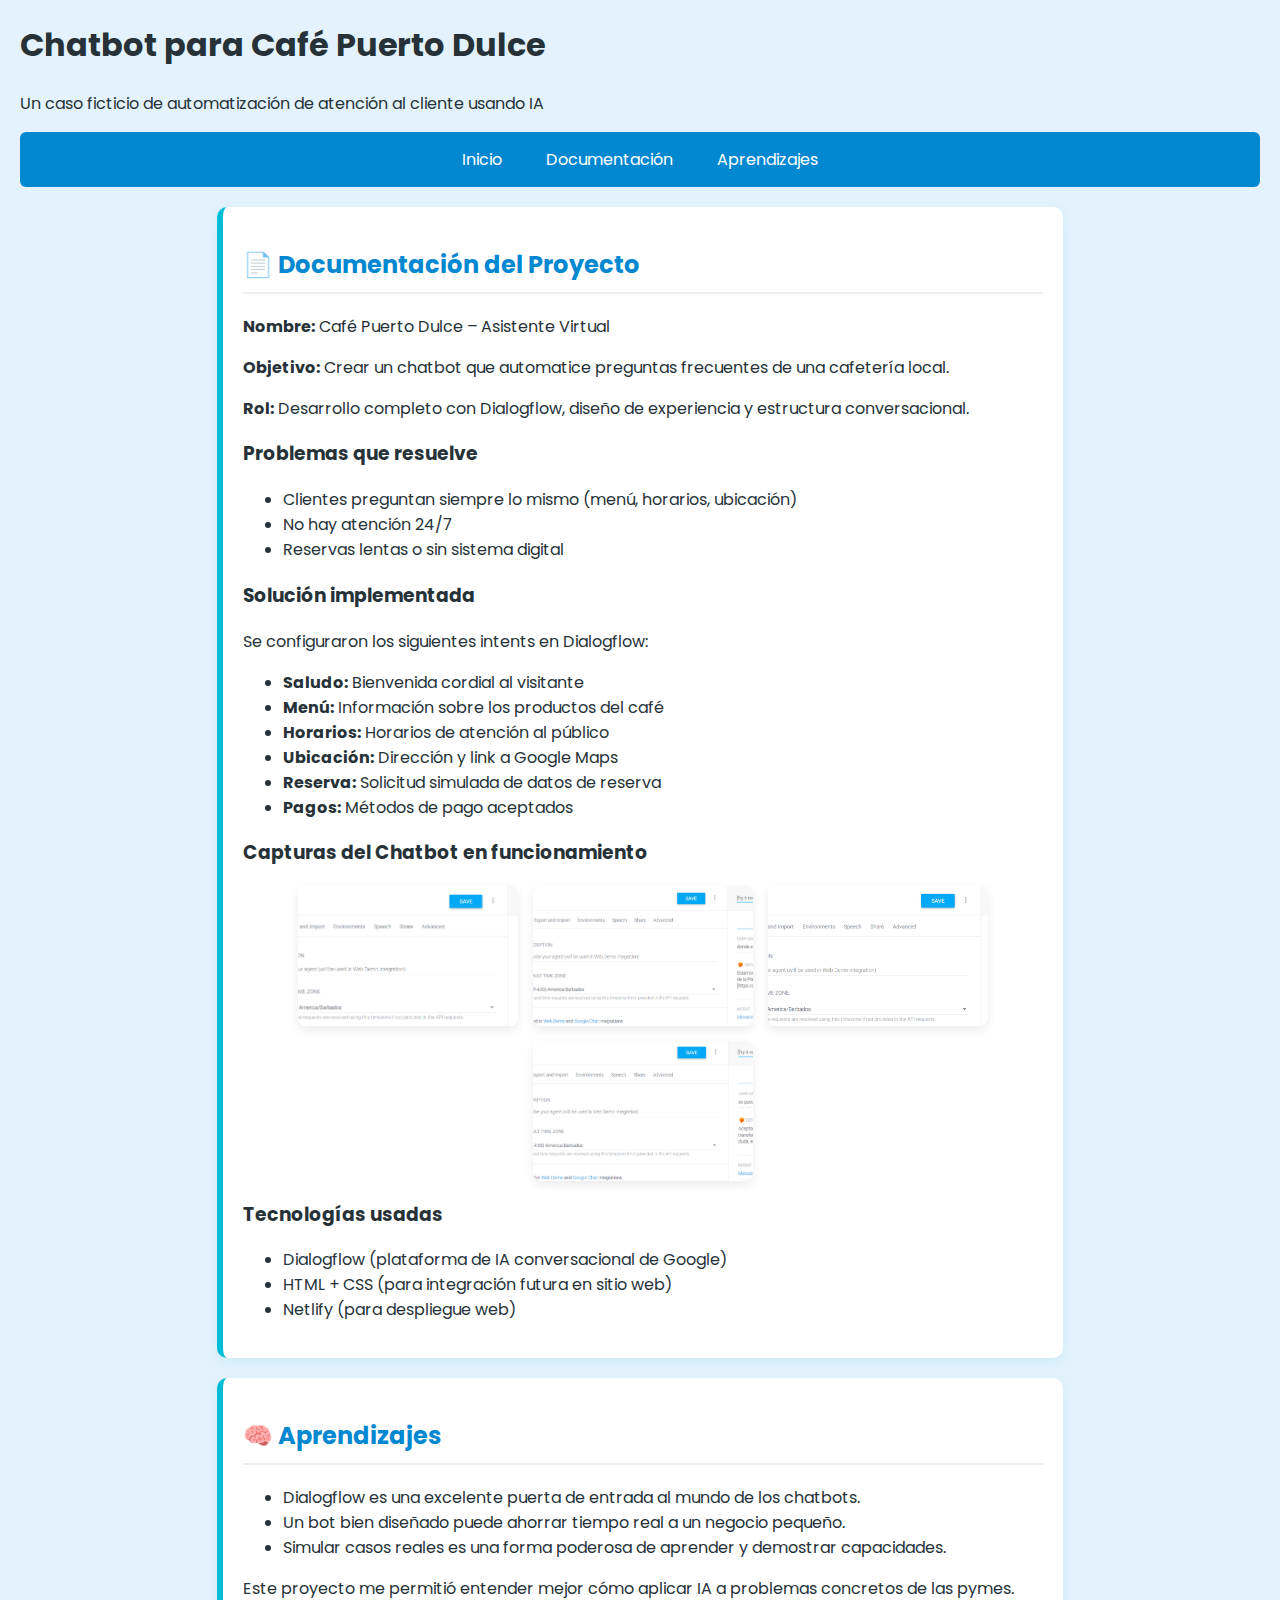
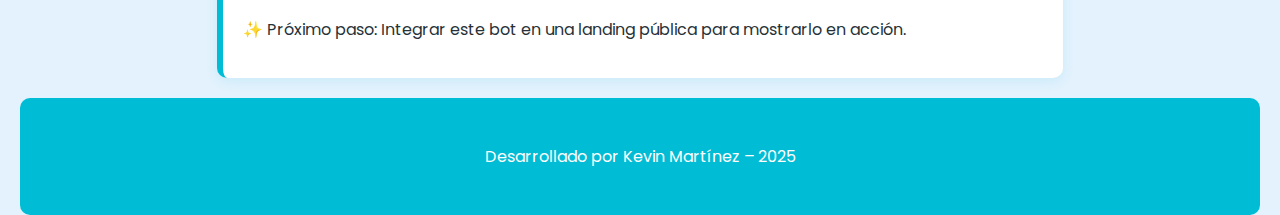
<file: cafe-puerto-dulce.html>
<!DOCTYPE html>
<html lang="es">
<head>
  <meta charset="UTF-8" />
  <meta name="viewport" content="width=device-width, initial-scale=1.0"/>
  <link rel="stylesheet" href="style.css" />
  <title>Caso: Chatbot para Café Puerto Dulce</title>
</head>
<body>

  <header>
    <h1>Chatbot para Café Puerto Dulce</h1>
    <p>Un caso ficticio de automatización de atención al cliente usando IA</p>
  </header>

  <nav>
    <a href="index.html">Inicio</a>
    <a href="#documentacion">Documentación</a>
    <a href="#aprendizajes">Aprendizajes</a>
  </nav>

  <section id="documentacion">
    <h2>📄 Documentación del Proyecto</h2>
    <p><strong>Nombre:</strong> Café Puerto Dulce – Asistente Virtual</p>
    <p><strong>Objetivo:</strong> Crear un chatbot que automatice preguntas frecuentes de una cafetería local.</p>
    <p><strong>Rol:</strong> Desarrollo completo con Dialogflow, diseño de experiencia y estructura conversacional.</p>

    <h3>Problemas que resuelve</h3>
    <ul>
      <li>Clientes preguntan siempre lo mismo (menú, horarios, ubicación)</li>
      <li>No hay atención 24/7</li>
      <li>Reservas lentas o sin sistema digital</li>
    </ul>

    <h3>Solución implementada</h3>
    <p>Se configuraron los siguientes intents en Dialogflow:</p>
    <ul>
      <li><strong>Saludo:</strong> Bienvenida cordial al visitante</li>
      <li><strong>Menú:</strong> Información sobre los productos del café</li>
      <li><strong>Horarios:</strong> Horarios de atención al público</li>
      <li><strong>Ubicación:</strong> Dirección y link a Google Maps</li>
      <li><strong>Reserva:</strong> Solicitud simulada de datos de reserva</li>
      <li><strong>Pagos:</strong> Métodos de pago aceptados</li>
    </ul>
    
    <h3>Capturas del Chatbot en funcionamiento</h3>
    <div class="capturas-chatbot">
        <img src="images/cafe_chatbot_1.png" alt="Saludo del chatbot" />
        <img src="images/cafe_chatbot_2.png" alt="Ubicación del café" />
        <img src="images/cafe_chatbot_3.png" alt="Reserva solicitada" />
        <img src="images/cafe_chatbot_4.png" alt="Métodos de pago" />
    </div>

    <h3>Tecnologías usadas</h3>
    <ul>
      <li>Dialogflow (plataforma de IA conversacional de Google)</li>
      <li>HTML + CSS (para integración futura en sitio web)</li>
      <li>Netlify (para despliegue web)</li>
    </ul>
  </section>

  <section id="aprendizajes">
    <h2>🧠 Aprendizajes</h2>
    <ul>
      <li>Dialogflow es una excelente puerta de entrada al mundo de los chatbots.</li>
      <li>Un bot bien diseñado puede ahorrar tiempo real a un negocio pequeño.</li>
      <li>Simular casos reales es una forma poderosa de aprender y demostrar capacidades.</li>
    </ul>
    <p>Este proyecto me permitió entender mejor cómo aplicar IA a problemas concretos de las pymes.</p>
    <p>✨ Próximo paso: Integrar este bot en una landing pública para mostrarlo en acción.</p>
  </section>

  <footer>
    <p>Desarrollado por Kevin Martínez – 2025</p>
  </footer>

</body>
</html>
</file>
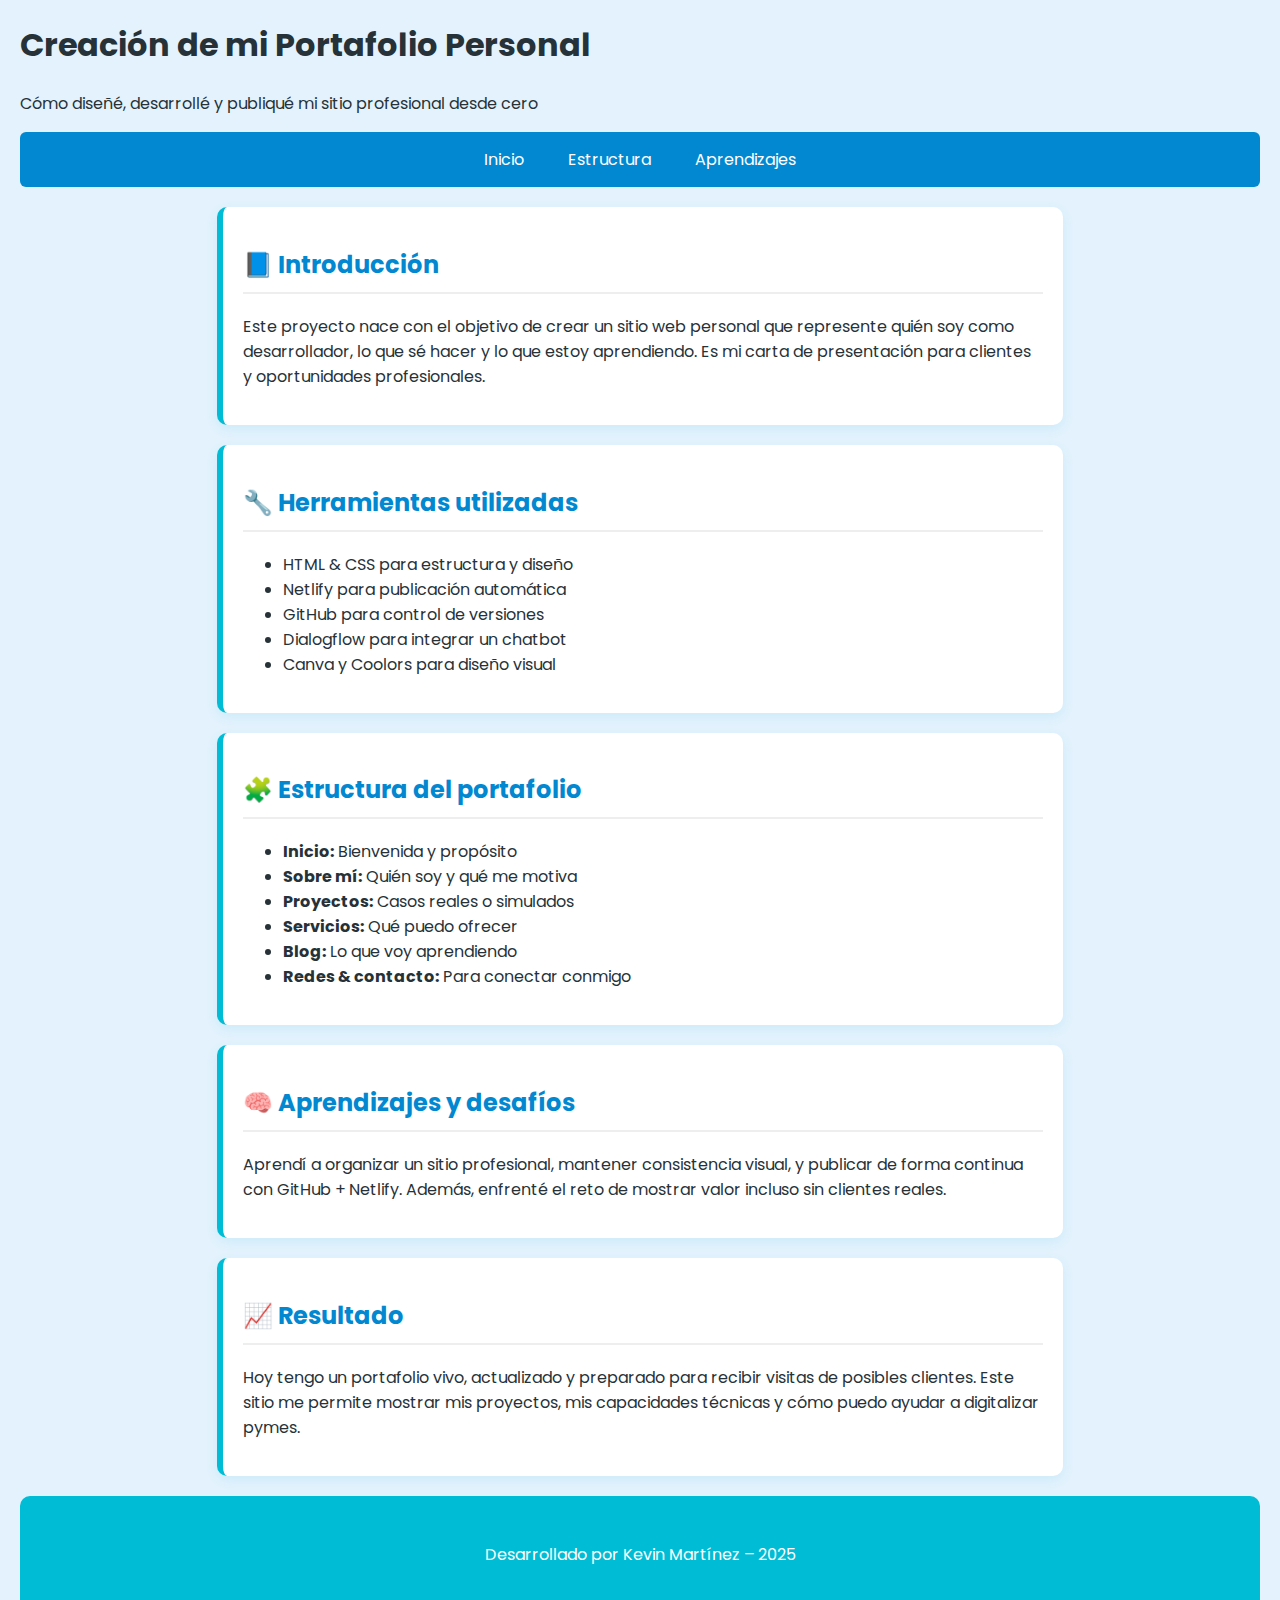
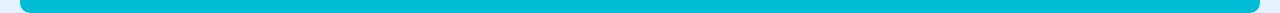
<file: mi-portafolio.html>
<!DOCTYPE html>
<html lang="es">
<head>
  <meta charset="UTF-8" />
  <meta name="viewport" content="width=device-width, initial-scale=1.0"/>
  <link rel="stylesheet" href="style.css" />
  <title>Caso: Creación de mi Portafolio</title>
</head>
<body>

  <header>
    <h1>Creación de mi Portafolio Personal</h1>
    <p>Cómo diseñé, desarrollé y publiqué mi sitio profesional desde cero</p>
  </header>

  <nav>
    <a href="index.html">Inicio</a>
    <a href="#estructura">Estructura</a>
    <a href="#aprendizajes">Aprendizajes</a>
  </nav>

  <section id="introduccion">
    <h2>📘 Introducción</h2>
    <p>Este proyecto nace con el objetivo de crear un sitio web personal que represente quién soy como desarrollador, lo que sé hacer y lo que estoy aprendiendo. Es mi carta de presentación para clientes y oportunidades profesionales.</p>
  </section>

  <section id="herramientas">
    <h2>🔧 Herramientas utilizadas</h2>
    <ul>
      <li>HTML & CSS para estructura y diseño</li>
      <li>Netlify para publicación automática</li>
      <li>GitHub para control de versiones</li>
      <li>Dialogflow para integrar un chatbot</li>
      <li>Canva y Coolors para diseño visual</li>
    </ul>
  </section>

  <section id="estructura">
    <h2>🧩 Estructura del portafolio</h2>
    <ul>
      <li><strong>Inicio:</strong> Bienvenida y propósito</li>
      <li><strong>Sobre mí:</strong> Quién soy y qué me motiva</li>
      <li><strong>Proyectos:</strong> Casos reales o simulados</li>
      <li><strong>Servicios:</strong> Qué puedo ofrecer</li>
      <li><strong>Blog:</strong> Lo que voy aprendiendo</li>
      <li><strong>Redes & contacto:</strong> Para conectar conmigo</li>
    </ul>
  </section>

  <section id="aprendizajes">
    <h2>🧠 Aprendizajes y desafíos</h2>
    <p>Aprendí a organizar un sitio profesional, mantener consistencia visual, y publicar de forma continua con GitHub + Netlify. Además, enfrenté el reto de mostrar valor incluso sin clientes reales.</p>
  </section>

  <section id="resultado">
    <h2>📈 Resultado</h2>
    <p>Hoy tengo un portafolio vivo, actualizado y preparado para recibir visitas de posibles clientes. Este sitio me permite mostrar mis proyectos, mis capacidades técnicas y cómo puedo ayudar a digitalizar pymes.</p>
  </section>

  <footer>
    <p>Desarrollado por Kevin Martínez – 2025</p>
  </footer>

</body>
</html>
</file>
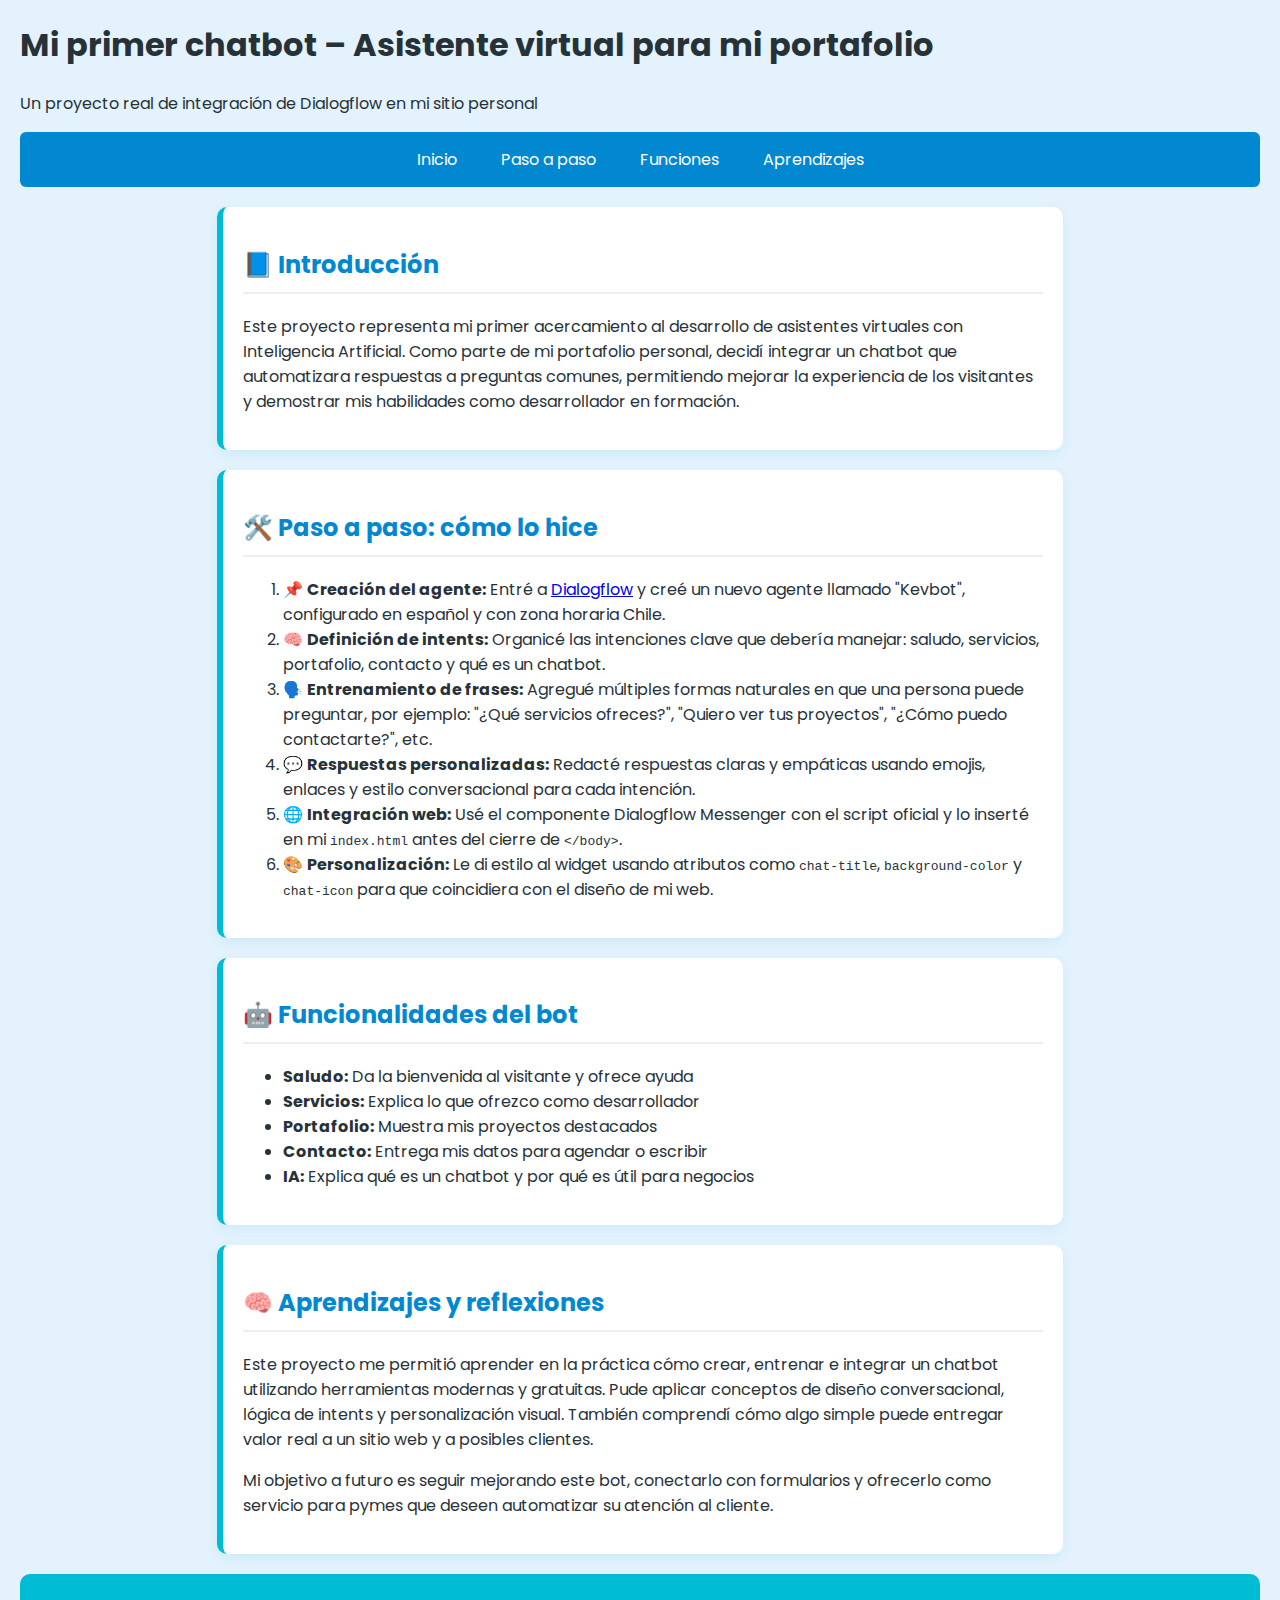
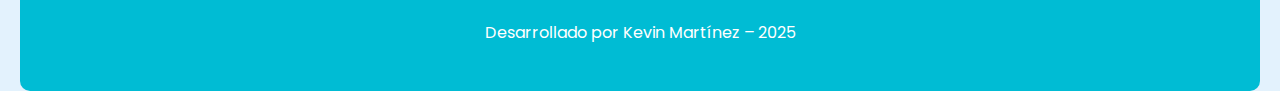
<file: mi-primer-chatbot.html>
<!DOCTYPE html>
<html lang="es">
<head>
  <meta charset="UTF-8" />
  <meta name="viewport" content="width=device-width, initial-scale=1.0"/>
  <link rel="stylesheet" href="style.css" />
  <title>Mi primer chatbot - Portafolio de Kevin</title>
</head>
<body>

  <header>
    <h1>Mi primer chatbot – Asistente virtual para mi portafolio</h1>
    <p>Un proyecto real de integración de Dialogflow en mi sitio personal</p>
  </header>

  <nav>
    <a href="index.html">Inicio</a>
    <a href="#proceso">Paso a paso</a>
    <a href="#funcionalidades">Funciones</a>
    <a href="#aprendizajes">Aprendizajes</a>
  </nav>

  <section id="introduccion">
    <h2>📘 Introducción</h2>
    <p>Este proyecto representa mi primer acercamiento al desarrollo de asistentes virtuales con Inteligencia Artificial. Como parte de mi portafolio personal, decidí integrar un chatbot que automatizara respuestas a preguntas comunes, permitiendo mejorar la experiencia de los visitantes y demostrar mis habilidades como desarrollador en formación.</p>
  </section>

  <section id="proceso">
    <h2>🛠️ Paso a paso: cómo lo hice</h2>
    <ol>
      <li>📌 <strong>Creación del agente:</strong> Entré a <a href="https://dialogflow.cloud.google.com" target="_blank">Dialogflow</a> y creé un nuevo agente llamado "Kevbot", configurado en español y con zona horaria Chile.</li>
      <li>🧠 <strong>Definición de intents:</strong> Organicé las intenciones clave que debería manejar: saludo, servicios, portafolio, contacto y qué es un chatbot.</li>
      <li>🗣️ <strong>Entrenamiento de frases:</strong> Agregué múltiples formas naturales en que una persona puede preguntar, por ejemplo: "¿Qué servicios ofreces?", "Quiero ver tus proyectos", "¿Cómo puedo contactarte?", etc.</li>
      <li>💬 <strong>Respuestas personalizadas:</strong> Redacté respuestas claras y empáticas usando emojis, enlaces y estilo conversacional para cada intención.</li>
      <li>🌐 <strong>Integración web:</strong> Usé el componente Dialogflow Messenger con el script oficial y lo inserté en mi <code>index.html</code> antes del cierre de <code>&lt;/body&gt;</code>.</li>
      <li>🎨 <strong>Personalización:</strong> Le di estilo al widget usando atributos como <code>chat-title</code>, <code>background-color</code> y <code>chat-icon</code> para que coincidiera con el diseño de mi web.</li>
    </ol>
  </section>

  <section id="funcionalidades">
    <h2>🤖 Funcionalidades del bot</h2>
    <ul>
      <li><strong>Saludo:</strong> Da la bienvenida al visitante y ofrece ayuda</li>
      <li><strong>Servicios:</strong> Explica lo que ofrezco como desarrollador</li>
      <li><strong>Portafolio:</strong> Muestra mis proyectos destacados</li>
      <li><strong>Contacto:</strong> Entrega mis datos para agendar o escribir</li>
      <li><strong>IA:</strong> Explica qué es un chatbot y por qué es útil para negocios</li>
    </ul>
  </section>

  <section id="aprendizajes">
    <h2>🧠 Aprendizajes y reflexiones</h2>
    <p>Este proyecto me permitió aprender en la práctica cómo crear, entrenar e integrar un chatbot utilizando herramientas modernas y gratuitas. Pude aplicar conceptos de diseño conversacional, lógica de intents y personalización visual. También comprendí cómo algo simple puede entregar valor real a un sitio web y a posibles clientes.</p>
    <p>Mi objetivo a futuro es seguir mejorando este bot, conectarlo con formularios y ofrecerlo como servicio para pymes que deseen automatizar su atención al cliente.</p>
  </section>

  <footer>
    <p>Desarrollado por Kevin Martínez – 2025</p>
  </footer>

</body>
</html>
</file>
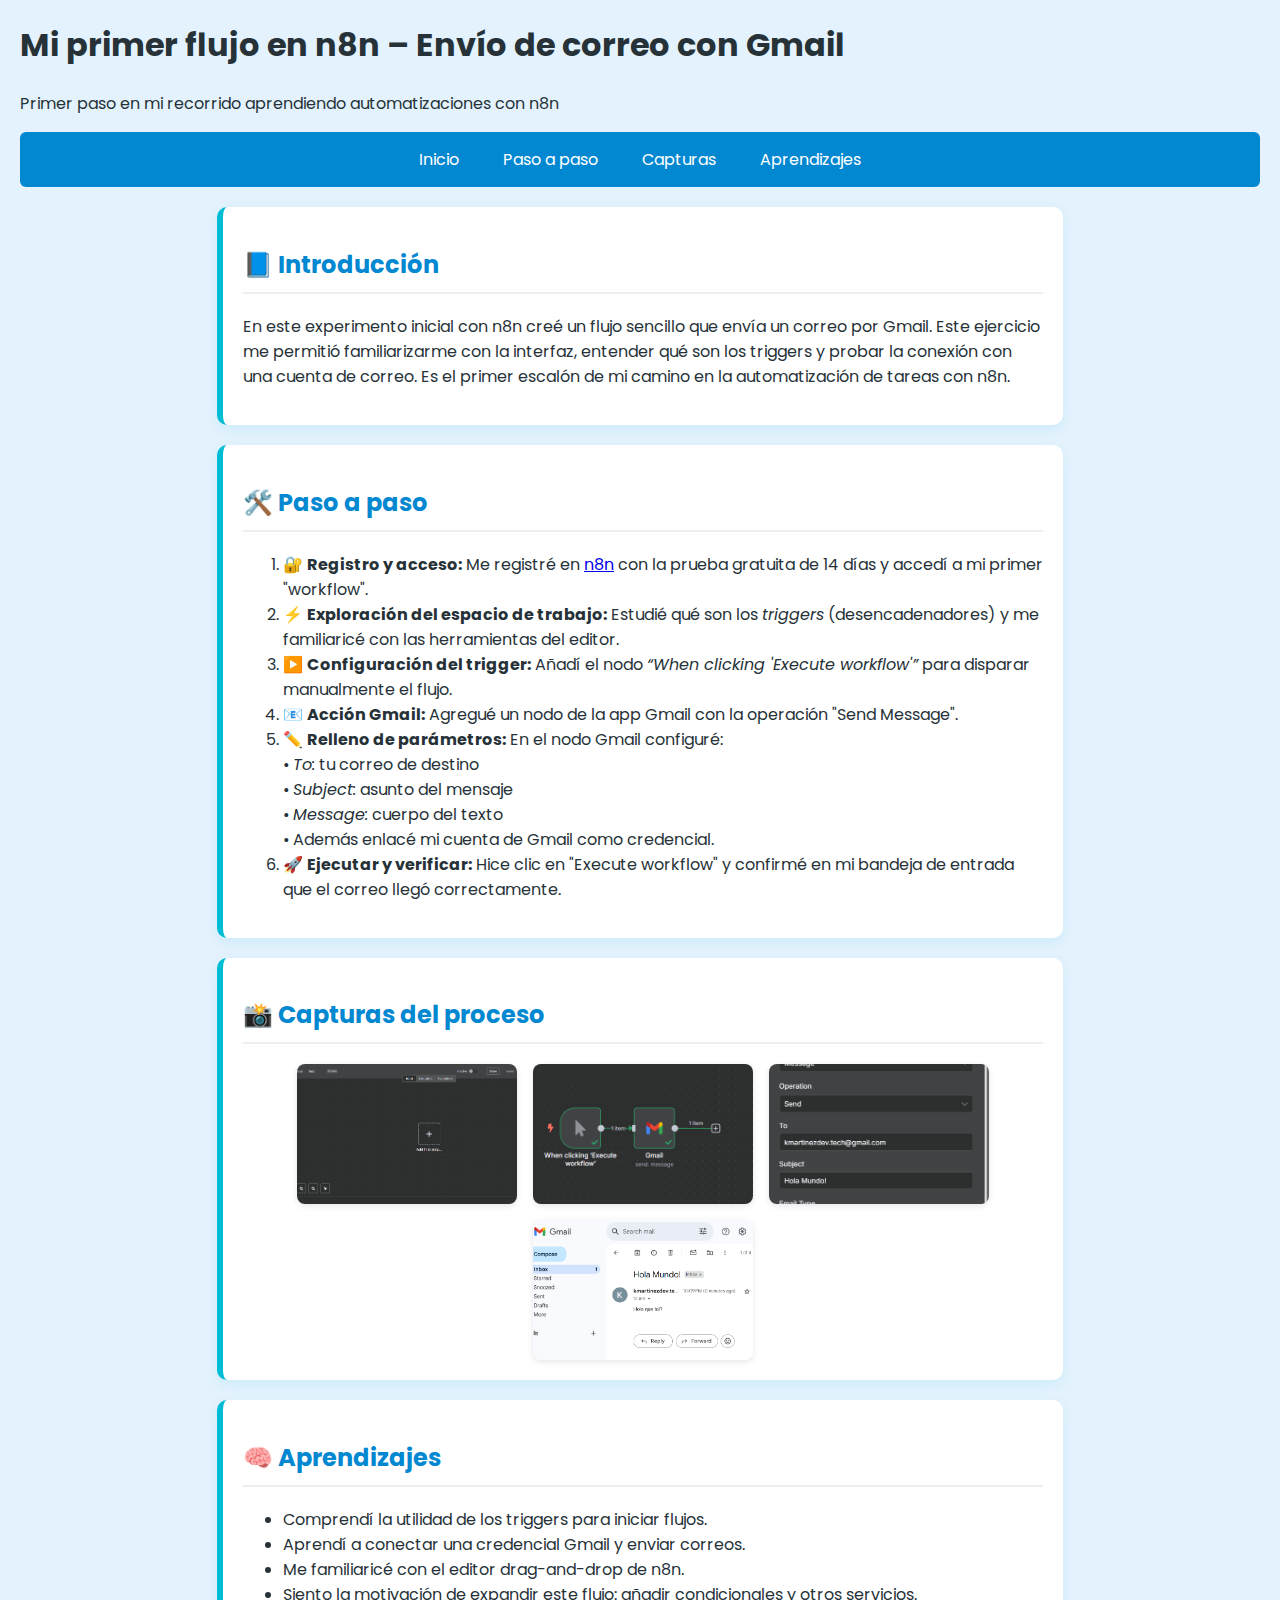
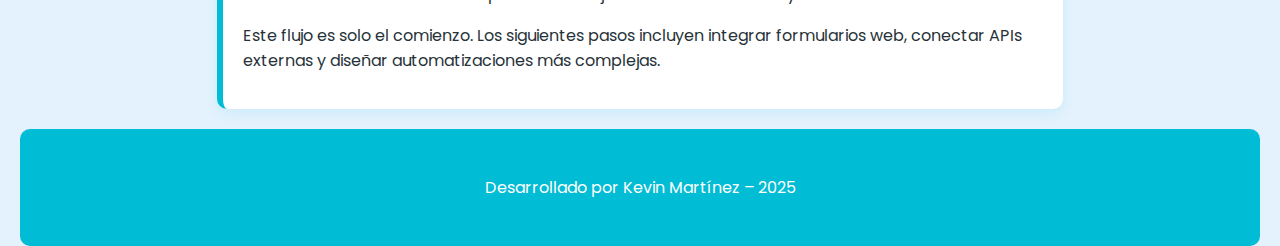
<file: mi-primer-flujo-n8n.html>
<!DOCTYPE html>
<html lang="es">
<head>
  <meta charset="UTF-8"/>
  <meta name="viewport" content="width=device-width, initial-scale=1.0"/>
  <link rel="stylesheet" href="style.css"/>
  <title>Mi primer flujo en n8n - Portafolio de Kevin</title>
</head>
<body>

  <header>
    <h1>Mi primer flujo en n8n – Envío de correo con Gmail</h1>
    <p>Primer paso en mi recorrido aprendiendo automatizaciones con n8n</p>
  </header>

  <nav>
    <a href="index.html">Inicio</a>
    <a href="#proceso">Paso a paso</a>
    <a href="#imagenes">Capturas</a>
    <a href="#aprendizajes">Aprendizajes</a>
  </nav>

  <section id="introduccion">
    <h2>📘 Introducción</h2>
    <p>En este experimento inicial con n8n creé un flujo sencillo que envía un correo por Gmail. Este ejercicio me permitió familiarizarme con la interfaz, entender qué son los triggers y probar la conexión con una cuenta de correo. Es el primer escalón de mi camino en la automatización de tareas con n8n.</p>
  </section>

  <section id="proceso">
    <h2>🛠️ Paso a paso</h2>
    <ol>
      <li>🔐 <strong>Registro y acceso:</strong> Me registré en <a href="https://n8n.io" target="_blank">n8n</a> con la prueba gratuita de 14 días y accedí a mi primer "workflow".</li>
      <li>⚡ <strong>Exploración del espacio de trabajo:</strong> Estudié qué son los <em>triggers</em> (desencadenadores) y me familiaricé con las herramientas del editor.</li>
      <li>▶️ <strong>Configuración del trigger:</strong> Añadí el nodo <em>“When clicking 'Execute workflow'”</em> para disparar manualmente el flujo.</li>
      <li>📧 <strong>Acción Gmail:</strong> Agregué un nodo de la app Gmail con la operación "Send Message".</li>
      <li>✏️ <strong>Relleno de parámetros:</strong> En el nodo Gmail configuré:<br>
        • <em>To:</em> tu correo de destino<br>
        • <em>Subject:</em> asunto del mensaje<br>
        • <em>Message:</em> cuerpo del texto<br>
        • Además enlacé mi cuenta de Gmail como credencial.</li>
      <li>🚀 <strong>Ejecutar y verificar:</strong> Hice clic en "Execute workflow" y confirmé en mi bandeja de entrada que el correo llegó correctamente.</li>
    </ol>
  </section>

  <section id="imagenes">
    <h2>📸 Capturas del proceso</h2>
    <div class="capturas-blog">
      <img src="images/n8n_workspace.png" alt="Espacio de trabajo vacío en n8n"/>
      <img src="images/n8n_flow.png" alt="Trigger y nodo Gmail conectados"/>
      <img src="images/n8n_params.png" alt="Parámetros configurados en Gmail"/>
      <img src="images/n8n_result.png" alt="Correo recibido en Gmail"/>
    </div>
  </section>

  <section id="aprendizajes">
    <h2>🧠 Aprendizajes</h2>
    <ul>
      <li>Comprendí la utilidad de los triggers para iniciar flujos.</li>
      <li>Aprendí a conectar una credencial Gmail y enviar correos.</li>
      <li>Me familiaricé con el editor drag-and-drop de n8n.</li>
      <li>Siento la motivación de expandir este flujo: añadir condicionales y otros servicios.</li>
    </ul>
    <p>Este flujo es solo el comienzo. Los siguientes pasos incluyen integrar formularios web, conectar APIs externas y diseñar automatizaciones más complejas.</p>
  </section>

  <footer>
    <p>Desarrollado por Kevin Martínez – 2025</p>
  </footer>

</body>
</html>
</file>
<file: style.css>
@import url('https://fonts.googleapis.com/css2?family=Poppins:wght@300;400;500;600;700&display=swap');

:root {
    --primary-color: #00bcd4;
    --primary-dark: #0288d1;
    --background-light: #e3f2fd;
    --text-dark: #263238;
    --section-bg: #ffffff;
    --accent-gray: #f1f1f1;
}

body {
    font-family: 'Poppins', sans-serif;
    background-color: var(--background-light);
    color: var(--text-dark);
    margin: 0;
    padding: 0 20px;
}

footer {
    background-color: var(--primary-color);
    color: white;
    text-align: center;
    padding: 30px 10px;
    border-radius: 10px;
    margin-top: 20px;
}

.portada-sola {
    background-color: var(--primary-color);
    padding: 40px 0;
    margin-top: 20px;
    border-radius: 10px;
    overflow: hidden;
    display: flex;
    justify-content: center;
    align-items: center;
}

.portada-sola img {
    width: 90%;
    max-width: 800px;
    height: auto;
    border-radius: 14px;
    box-shadow: 0 6px 20px rgba(0, 0, 0, 0.1);
    transition: transform 0.4s ease;
}

.portada-sola img:hover {
    transform: scale(1.02);
}

/* ===== Uniformiza tamaño y estilo de las imágenes en el blog ===== */

.capturas-blog,
.capturas-chatbot {
  display: flex;
  flex-wrap: wrap;
  gap: 16px;
  justify-content: center;
}

.capturas-blog img,
.capturas-chatbot img {
  flex: 1 1 220px;       /* cada imagen ocupa de 220px como mínimo */
  max-width: 220px;      /* no crece más allá de 220px */
  height: 140px;         /* altura fija para todas */
  object-fit: cover;     /* recorta y centra el contenido */
  border-radius: 8px;
  box-shadow: 0 2px 6px rgba(0,0,0,0.1);
  transition: transform 0.2s;
}

.capturas-blog img:hover,
.capturas-chatbot img:hover {
  transform: scale(1.03);
}




nav {
    background: var(--primary-dark);
    text-align: center;
    border-radius: 6px;
    margin-top: 10px;
}
nav a {
    color: #fff;
    text-decoration: none;
    margin: 0 20px;
    padding: 15px 0;
    display: inline-block;
    transition: background 0.3s;
}
nav a:hover {
    background: rgba(0, 0, 0, 0.1);
}

section {
    background-color: var(--section-bg);
    border-left: 6px solid var(--primary-color);
    border-radius: 10px;
    padding: 20px;
    margin: 20px auto;
    max-width: 800px;
    box-shadow: 0 4px 12px rgba(0, 188, 212, 0.1);
    transition: all 0.3s ease-in-out;
}
section:hover {
    transform: scale(1.01);
    box-shadow: 0 6px 20px rgba(0, 188, 212, 0.15);
}

h2 {
    color: var(--primary-dark);
    border-bottom: 2px solid #eee;
    padding-bottom: 10px;
}

.servicios {
    display: flex;
    flex-wrap: wrap;
    gap: 20px;
}
.servicio {
    flex: 1 1 250px;
    background: var(--accent-gray);
    padding: 20px;
    border-radius: 10px;
    box-shadow: 0 2px 6px rgba(0, 188, 212, 0.06);
    transition: transform 0.2s;
}
.servicio:hover {
    transform: translateY(-4px);
}

#redes {
    background-color: #ffffff;
    border-left: 6px solid #00bcd4;
    border-radius: 10px;
    padding: 20px;
    margin: 20px auto;
    max-width: 800px;
    box-shadow: 0 4px 12px rgba(0, 188, 212, 0.1);
    text-align: center;
}

#redes p {
    font-size: 1.05em;
    margin-bottom: 20px;
    color: #37474f;
}

.redes-contenedor {
    display: flex;
    justify-content: center;
    gap: 20px;
    flex-wrap: wrap;
}

.boton-red {
    background-color: #00bcd4;
    color: #fff;
    padding: 12px 24px;
    border-radius: 8px;
    font-weight: 600;
    text-decoration: none;
    transition: background 0.3s ease;
}

.boton-red:hover {
    background-color: #0288d1;
}

#blog {
    background-color: #ffffff;
    border-left: 6px solid #00bcd4;
    border-radius: 10px;
    padding: 20px;
    margin: 20px auto;
    max-width: 800px;
    box-shadow: 0 4px 12px rgba(0, 188, 212, 0.1);
}

.blog-grid {
    display: flex;
    flex-direction: column;
    gap: 20px;
    margin-top: 20px;
}

.entrada-blog {
    background: #f1f1f1;
    border-radius: 10px;
    padding: 15px 20px;
    box-shadow: 0 2px 6px rgba(0, 188, 212, 0.05);
    transition: transform 0.2s ease;
}

.entrada-blog:hover {
    transform: scale(1.01);
}

.entrada-blog h3 {
    color: #0288d1;
    margin-bottom: 5px;
}

.entrada-blog .fecha {
    font-size: 0.9em;
    color: #555;
    display: block;
    margin-bottom: 10px;
}

.capturas-chatbot {
    display: flex;
    flex-wrap: wrap;
    gap: 15px;
    margin-top: 15px;
    justify-content: center;
}

.capturas-chatbot img {
    width: 300px;
    border-radius: 8px;
    box-shadow: 0 4px 10px rgba(0, 0, 0, 0.08);
    transition: transform 0.2s ease;
}

.capturas-chatbot img:hover {
    transform: scale(1.03);
}




.contacto-form label {
    display: block;
    margin-top: 10px;
}
.contacto-form input,
.contacto-form textarea {
    width: 100%;
    padding: 10px;
    margin-top: 5px;
    border-radius: 6px;
    border: 1px solid #ccc;
    font-family: 'Poppins', sans-serif;
}
.contacto-form button {
    margin-top: 15px;
    padding: 10px 20px;
    background: var(--primary-dark);
    color: #fff;
    border: none;
    border-radius: 6px;
    cursor: pointer;
    font-weight: 600;
}
.contacto-form button:hover {
    background: var(--primary-color);
}

@media (max-width: 700px) {
    .proyectos,
    .servicios {
        flex-direction: column;
    }
}

@media (max-width: 700px) {
  .contenido-cabecera {
    flex-direction: column;
    text-align: center;
  }

  .texto-cabecera {
    text-align: center;
  }
}
</file>
